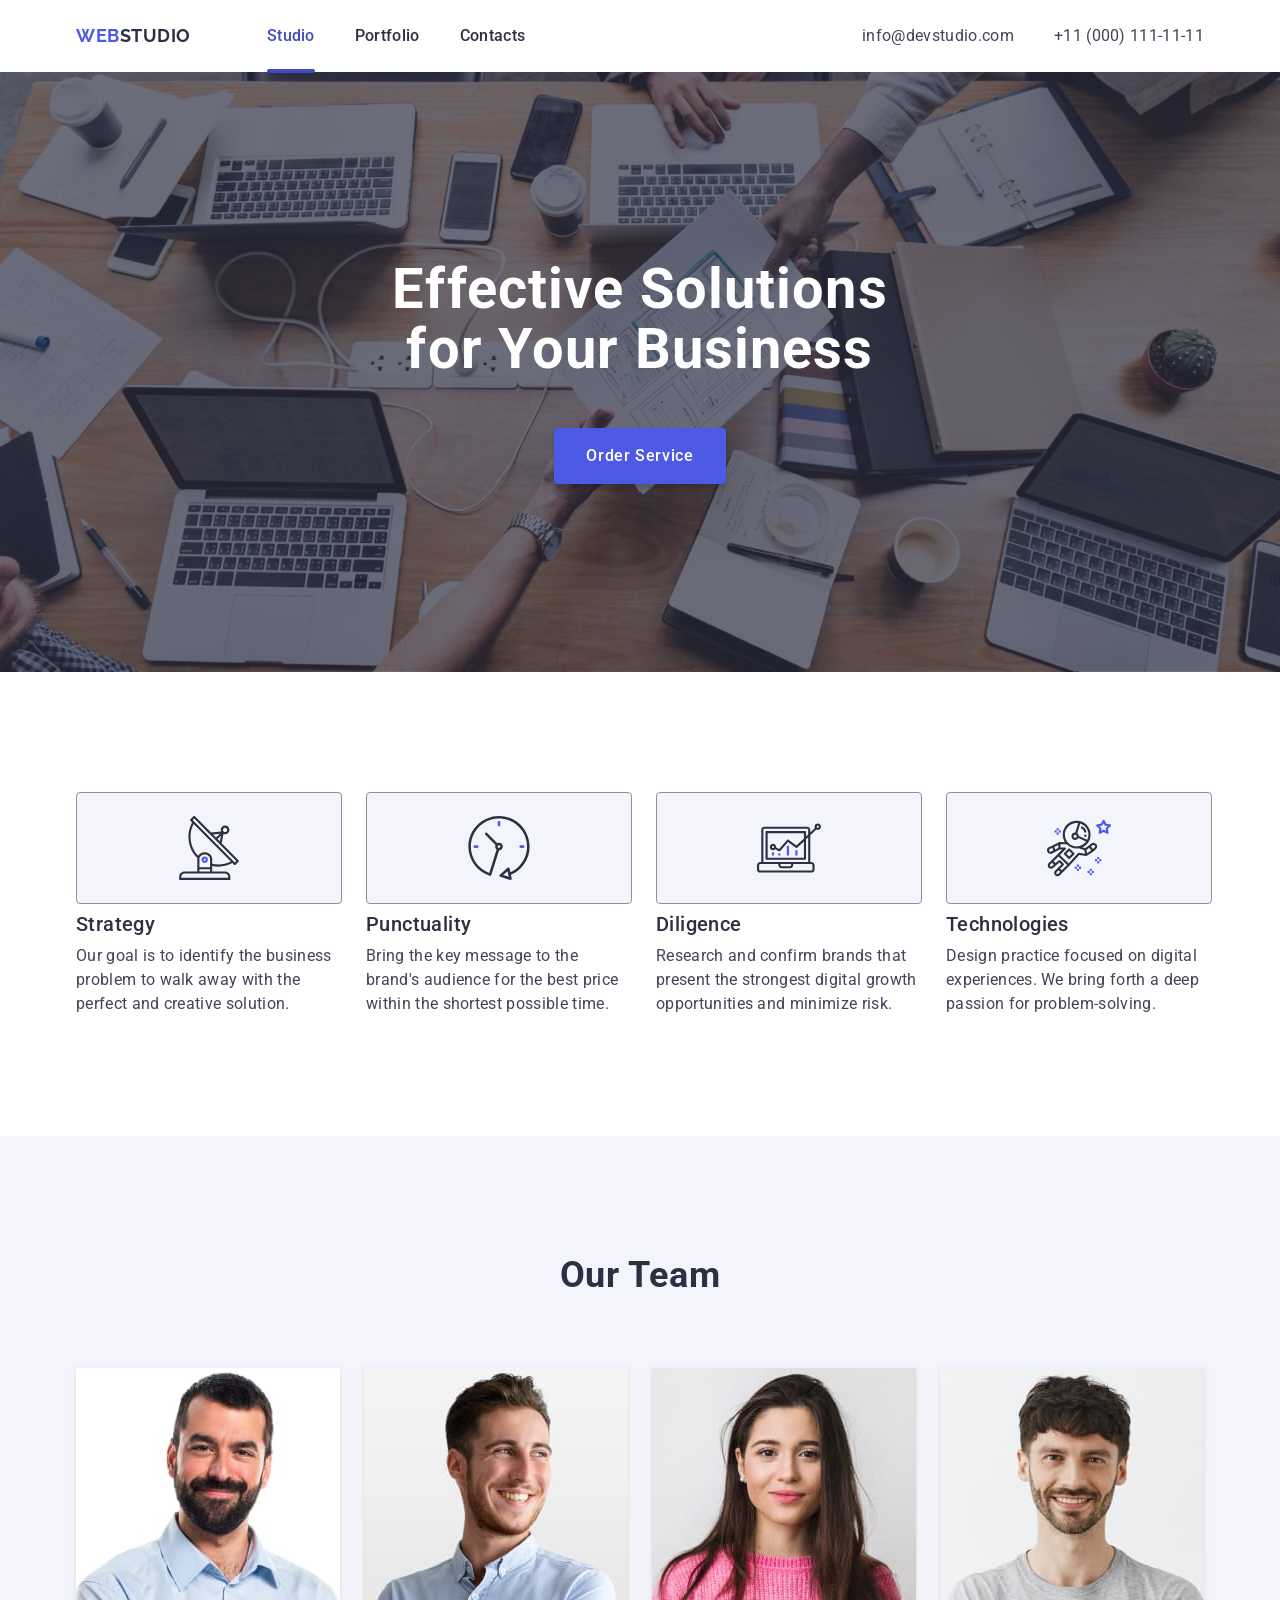
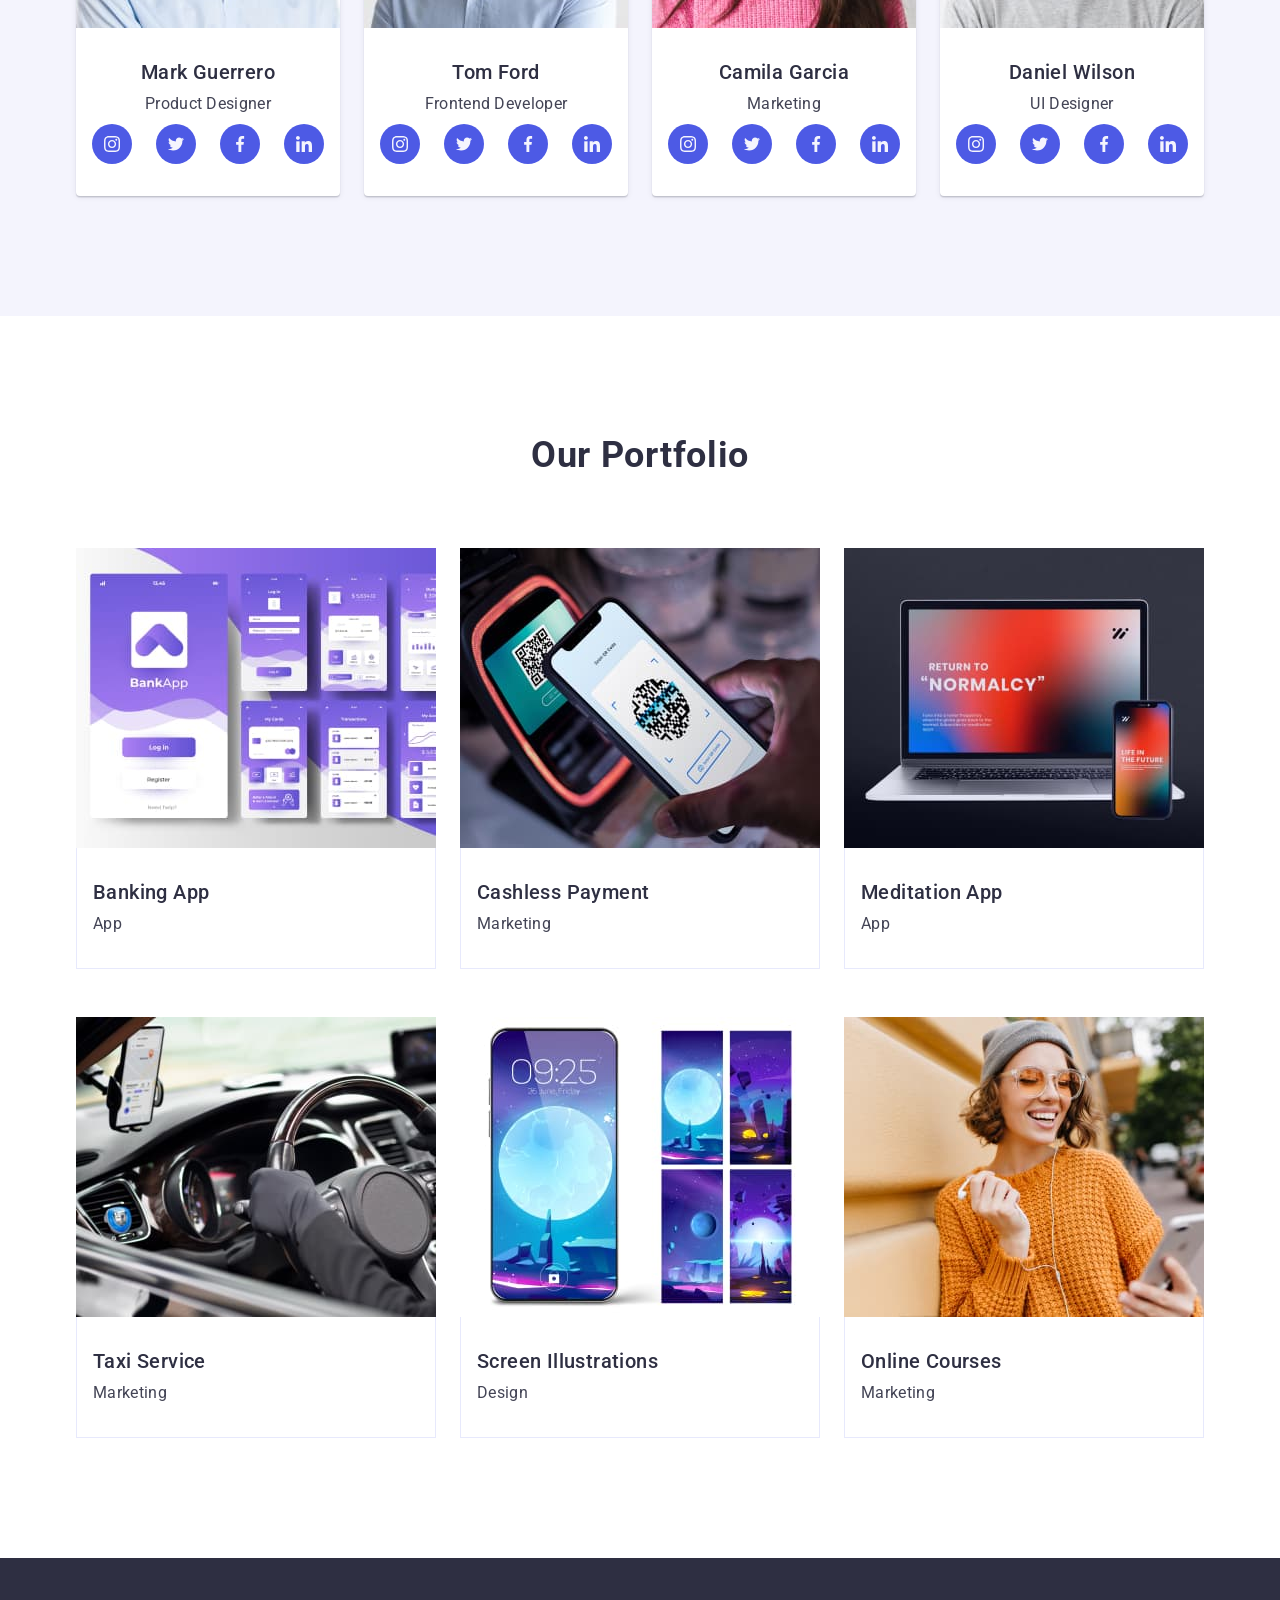
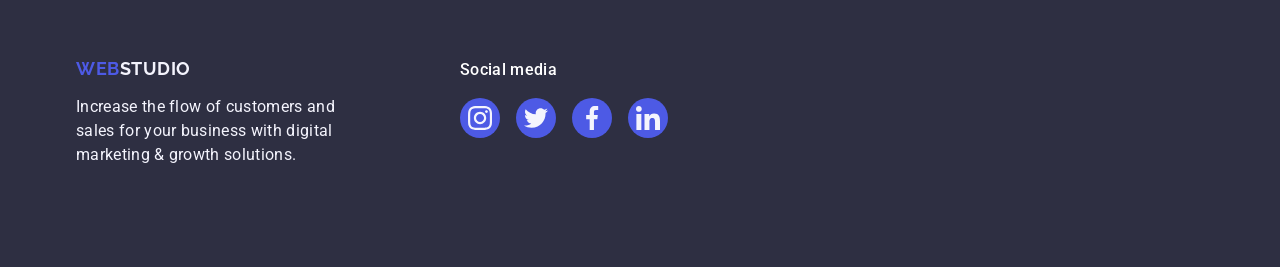
<file: index.html>
<!DOCTYPE html>
<html lang="en">
  <head>
    <meta charset="UTF-8" />
    <meta name="viewport" content="width=device-width, initial-scale=1.0" />
    <title>Websudio</title>
    <!--Fonts-->
    <link rel="preconnect" href="https://fonts.googleapis.com" />
    <link rel="preconnect" href="https://fonts.gstatic.com" crossorigin />
    <link
      href="https://fonts.googleapis.com/css2?family=Raleway:wght@700&family=Roboto:wght@400;500;700&display=swap"
      rel="stylesheet"
    />
    <!-- END Fonts-->
    <!--NORMILIZE-->
    <link
      rel="stylesheet"
      href="https://cdnjs.cloudflare.com/ajax/libs/modern-normalize/2.0.0/modern-normalize.min.css"
    />
    <!--END NORMILIZE-->
    <!--STYLES-->
    <link rel="stylesheet" href="./css/styles.css" />
    <!--END STYLES-->
  </head>

  <body>
    <!--HEADER START-->
    <header class="header">
      <div class="container header-inner">
          <nav class="header-nav">
            <a class="logo link" href="./index.html"
              >Web<span class="logo-accent">Studio</span></a
            >
            <ul class="header-nav-menu">
              <li class="nav-list">
                <a class="nav-link current" href="./index.html">Studio</a>
              </li>
              <li class="nav-list">
                <a class="nav-link" href="#">Portfolio</a>
              </li>
              <li class="nav-list"><a class="nav-link" href="#">Contacts</a></li>
            </ul>
          </nav>

              <ul class="header-contacts contacts-list">
                <li class="contacts-item">
                  <a class="contacts-link" href="mailto:info@devstudio.com">info@devstudio.com</a>
                </li>
                <li class="contacts-item">
                  <a class="contacts-link" href="tel:+110001111111">+11 (000) 111-11-11</a>
                </li>
              </ul>
      </div>
    </header>
    <!--HEADER END-->
    <!--HERO 1 START-->
    <main>
      <section class="hero-section">
        <div class="container">
          <h1 class="hero-title">Effective Solutions for Your Business</h1>
          <button type="button" class="button-hero">Order Service</button>
        </div>
      </section>
      <!--HERO 1 END-->

      <!--BENEFITS 2 START-->
      <section class="benefits-section section">
        <div class="container benefits-inner">
            <h2 class="benefits-title visually-hidden">Our benefits</h2>
            <ul class="benefits-list">

              <li class="benefits-item">
                <div class="benefits-link"><svg class="benefits-icon" width="64" height="64"><use href="./images/icons.svg#icon-antenna"></use></svg></div>
                <h3 class="benefits-subtitle">Strategy</h3>
                <p class="benefits-text">
                  Our goal is to identify the business problem to walk away with
                  the perfect and creative solution.
                </p>
               
              </li>
              <li class="benefits-item">
                <div class="benefits-link"><svg class="benefits-icon" width="64" height="64"><use href="./images/icons.svg#icon-clock"></use></svg></div>
                <h3 class="benefits-subtitle">Punctuality</h3>
                <p class="benefits-text">
                  Bring the key message to the brand's audience for the best
                  price within the shortest possible time.
                </p>
              </li>
              <li class="benefits-item">
                <div class="benefits-link"><svg class="benefits-icon" width="64" height="64"><use href="./images/icons.svg#icon-diagram"></use></svg></div>
                <h3 class="benefits-subtitle">Diligence</h3>
                <p class="benefits-text">
                  Research and confirm brands that present the strongest digital
                  growth opportunities and minimize risk.
                </p>
              </li>
              <li class="benefits-item">
                <div class="benefits-link"><svg class="benefits-icon" width="64" height="64"><use href="./images/icons.svg#icon-astronaut"></use></svg></div>
                <h3 class="benefits-subtitle">Technologies</h3>
                <p class="benefits-text">
                  Design practice focused on digital experiences. We bring forth
                  a deep passion for problem-solving.
                </p>
              </li>
            </ul>
        </div>
      </section>
      <!--BENEFITS 2 END-->

      <!--TEAM 3 START-->
      <section class="team-section section">
        <div class="container team-inner">
            <h2 class="team-title">Our Team</h2>
              <ul class="team-list">
                <li class="team-item team">
                  <img
                    src="./images/team/man-in-shirt.jpg"
                    alt="designer"
                    width="264"
                  />
                  <div class="team-box">
                    <h3 class="team-subtitle">Mark Guerrero</h3>
                      <p class="team-text">Product Designer</p>

                      <ul class="socials-list">
                        <li class="social-item">
                            <a class="socials-link" href="#" target="blank">
                              <svg class="team-icon" width="16" height="16"><use href="./images/icons.svg#icon-instagram"></use></svg>
                              </a>
                        </li>
                        <li class="social-item">
                          <a class="socials-link" href="#" target="blank">
                          <svg class="team-icon" width="16" height="16"><use href="./images/icons.svg#icon-twitter"></use></svg></a>
                        </li>

                          <li class="social-item">
                              <a class="socials-link" href="#" target="blank">
                                <svg class="team-icon" width="16" height="16"><use href="./images/icons.svg#icon-facebook"></use></svg></a>
                          </li>

                          <li class="social-item">
                        <a class="socials-link" href="#" target="blank">
                          <svg class="team-icon" width="16" height="16"><use href="./images/icons.svg#icon-linkedin"></use></svg>
                        </a>
                          </li>                   
                        </ul>
                  </div>
                </li>

                <li class="team-item team">
                  <img
                    src="./images/team/smiling-man.jpg"
                    alt="developer"
                    width="264"
                  />
                  <div class="team-box">
                    <h3 class="team-subtitle">Tom Ford</h3>
                      <p class="team-text">Frontend Developer</p>
                         <ul class="socials-list">
                             <li class="social-item">
                              <a class="socials-link" href="#" target="blank">
                                <svg class="team-icon" width="16" height="16"><use href="./images/icons.svg#icon-instagram"></use></svg></a>
                              </li>

                    
                             <li class="social-item">
                              <a class="socials-link" href="#" target="blank">
                                <svg class="team-icon" width="16" height="16"><use href="./images/icons.svg#icon-twitter"></use></svg></a>
                              </li>

                            <li class="social-item">
                      <a class="socials-link" href="#" target="blank">
                        <svg class="team-icon" width="16" height="16"><use href="./images/icons.svg#icon-facebook"></use></svg>
                      </a>
                            </li>

                              <li class="social-item">
                        <a class="socials-link" href="#" target="blank">
                          <svg class="team-icon" width="16" height="16"><use href="./images/icons.svg#icon-linkedin"></use></svg>
                        </a>
                              </li>                   
                           </ul>
                  </div>
              </li>

              <li class="team-item team">
                  <img
                    src="./images/team/woman.jpg"
                    alt="marketer"
                    width="264"
                  />
                  <div class="team-box">
                    <h3 class="team-subtitle">Camila Garcia</h3>
                    <p class="team-text">Marketing</p>
                      <ul class="socials-list">
                        <li class="social-item">
                          <a class="socials-link" href="#" target="blank">
                             <svg class="team-icon" width="16" height="16"><use href="./images/icons.svg#icon-instagram"></use></svg></a>
                        </li>   
                        
                         <li class="social-item">
                             <a class="socials-link" href="#" target="blank">
                          <svg class="team-icon" width="16" height="16"><use href="./images/icons.svg#icon-twitter"></use></svg></a>
                        </li>

                    <li class="social-item">
                     <a class="socials-link" href="#" target="blank">
                        <svg class="team-icon" width="16" height="16"><use href="./images/icons.svg#icon-facebook"></use></svg></a>
                    </li>

                    <li class="social-item">
                       <a class="socials-link" href="#" target="blank">
                          <svg class="team-icon" width="16" height="16"><use href="./images/icons.svg#icon-linkedin"></use></svg></a>
                    </li>                   
                     </ul>
                  </div>
              </li>

              <li class="team-item team">
                  <img
                    src="./images/team/man-in-t-shirt.jpg"
                    alt="designer"
                    width="264"
                  />
                  <div class="team-box">
                    <h3 class="team-subtitle">Daniel Wilson</h3>
                    <p class="team-text">UI Designer</p>
                      <ul class="socials-list">
                         <li class="social-item">
                      <a class="socials-link" href="#" target="blank">
                        <svg class="team-icon" width="16" height="16"><use href="./images/icons.svg#icon-instagram"></use></svg></a>
                          </li>
                         <li class="social-item">
                           <a class="socials-link" href="#" target="blank">
                              <svg class="team-icon" width="16" height="16"><use href="./images/icons.svg#icon-twitter"></use></svg></a>
                         </li>
                          <li class="social-item">
                           <a class="socials-link" href="#" target="blank">
                        <svg class="team-icon" width="16" height="16"><use href="./images/icons.svg#icon-facebook"></use></svg></a>
                          </li>
                          <li class="social-item">
                       <a class="socials-link" href="#" target="blank">
                          <svg class="team-icon" width="16" height="16"><use href="./images/icons.svg#icon-linkedin"></use></svg></a>
                         </li> 
                      </ul>
                  </div>
              </li>
            </ul>
        </div>
      </section>
      <!--TEAM 3 END-->

      <!--PORTFOLIO 4 START-->
      <section class="portfolio-section section">
        <div class="container inner">
            <h2 class="portfolio-title">Our Portfolio</h2>
            <ul class="portfolio-list">
              <li class="portfolio-item">
                <div class="portfolio">
                  <img
                    src="./images/portfolio/banking-app.jpg"
                    alt="banking-app"
                    width="360"
                  />
                    <p class="overlay overlay-text">14 Stylish and User-Friendly App Design Concepts · Task Manager App · Calorie Tracker App · Exotic Fruit Ecommerce App · Cloud Storage App</p>
                </div>

                  <div class="portfolio-card">
                    <h3 class="portfolio-subtitle">Banking App</h3>
                    <p class="portfolio-text">App</p>
                  </div>
              </li>

              <li class="portfolio-item">
                <div class="portfolio">
                  <img
                    src="./images/portfolio/cashless-payment.jpg"
                    alt="cashless-payment"
                    width="360"
                  />
                    <p class="overlay overlay-text">14 Stylish and User-Friendly App Design Concepts · Task Manager App · Calorie Tracker App · Exotic Fruit Ecommerce App · Cloud Storage App</p>
                </div>

                  <div class="portfolio-card">
                    <h3 class="portfolio-subtitle">Cashless Payment</h3>
                    <p class="portfolio-text">Marketing</p>
                  </div>
              </li>

              <li class="portfolio-item">
                <div class="portfolio">
                  <img
                    src="./images/portfolio/gadgets.jpg"
                    alt="gadgets"
                    width="360"
                  />
                    <p class="overlay overlay-text">14 Stylish and User-Friendly App Design Concepts · Task Manager App · Calorie Tracker App · Exotic Fruit Ecommerce App · Cloud Storage App</p>
                </div>

                  <div class="portfolio-card">
                    <h3 class="portfolio-subtitle">Meditation App</h3>
                    <p class="portfolio-text">App</p>

                  </div>
              </li>

              <li class="portfolio-item">
                <div class="portfolio">
                  <img 
                  src="./images/portfolio/car.jpg" 
                  alt="car" 
                  width="360" 
                  />
                    <p class="overlay overlay-text">14 Stylish and User-Friendly App Design Concepts · Task Manager App · Calorie Tracker App · Exotic Fruit Ecommerce App · Cloud Storage App</p>         
                </div>

                  <div class="portfolio-card">
                    <h3 class="portfolio-subtitle">Taxi Service</h3>
                    <p class="portfolio-text">Marketing</p>
                  </div>
              </li>

              <li class="portfolio-item">
                <div class="portfolio">
                  <img
                    src="./images/portfolio/smartphone.jpg"
                    alt="smartphone"
                    width="360"
                  />
                    <p class="overlay overlay-text">14 Stylish and User-Friendly App Design Concepts · Task Manager App · Calorie Tracker App · Exotic Fruit Ecommerce App · Cloud Storage App</p>                
                </div>

                    <div class="portfolio-card">
                    <h3 class="portfolio-subtitle">Screen Illustrations</h3>
                    <p class="portfolio-text">Design</p>
                  </div>
              </li>

              <li class="portfolio-item">
                <div class="portfolio">
                  <img
                    src="./images/portfolio/girl.jpg"
                    alt="girl"
                    width="360"
                  />
                    <p class="overlay overlay-text">14 Stylish and User-Friendly App Design Concepts · Task Manager App · Calorie Tracker App · Exotic Fruit Ecommerce App · Cloud Storage App</p>                    
                </div>

                    <div class="portfolio-card">
                    <h3 class="portfolio-subtitle">Online Courses</h3>
                    <p class="portfolio-text">Marketing</p>
                  </div>
              </li>
            </ul>
        </div>
      </section>
    </main>

    <footer class="footer">
      <div class="container inner-footer">
          <div class="footer-box">
            <a class="logo link logo-footer" href="./index.html"
             >Web<span class="logo-accent-footer">Studio</span></a>
             <p class="footer-text">
               Increase the flow of customers and sales for your business with
                digital marketing & growth solutions.
                </p>
           </div>
        
               
            <div class="footer-team-socials">
                <p class="footer-title">Social media</p>
                  <ul class="footer-socials-list">
                      <li class="footer-social-item">
                        <a class="footer-socials-link" href="#" target="blank">
                        <svg class="footer-icon" width="24" height="24"><use href="./images/icons.svg#icon-instagram"></use></svg>
                        </a>
                     </li>

                    
                      <li class="footer-social-item">
                        <a class="footer-socials-link" href="#" target="blank">
                         <svg class="footer-icon" width="24" height="24"><use href="./images/icons.svg#icon-twitter"></use></svg>
                        </a>
                      </li>

                      <li class="footer-social-item">
                        <a class="footer-socials-link" href="#" target="blank">
                          <svg class="footer-icon" width="24" height="24"><use href="./images/icons.svg#icon-facebook"></use></svg>
                       </a>
                      </li>

                      <li class="footer-social-item">
                        <a class="footer-socials-link" href="#" target="blank">
                          <svg class="footer-icon" width="24" height="24"><use href="./images/icons.svg#icon-linkedin"></use></svg>
                        </a>
                      </li>                   
                    </ul>
            </div>

      </div>

    </footer>
  </body>
</html>
</file>
<file: css/styles.css>
:root {
  --color-brand:#4D5AE5;
  --color-brand-second:#ffffff;
  --color-background-second:#F4F4FD;
  --color-pressed:#404BBF;  
  --color-title:#2E2F42;
  --color-text:#434455;
  --color-modal:#2E2F42;
  --color-modal-bgc:#FCFCFC;
  --color-border:#E7E9FC;
  --color-border-ben:#8E8F99;
  --color-footer-h:#31D0AA;
  
}
/*____________BODY___________________*/
 body {
    color: var(--color-text);
    font-family:'Roboto', sans-serif; 
    background-color: var(--color-brand-second);
    font-size: 16px; 
    font-weight: 500;

}

h1,h2,h3,h4,h5,h6,p {
    margin: 0;}

a {
    text-decoration: none ;
}

ul, ol {
    list-style-type: none;
	margin: 0;
	padding: 0;
}

img {
	display: block;
	max-width: 100%;
}

.container { 
max-width: 1158px;
padding:0 15px ;
margin: 0 auto;
} 
.section {
    padding: 120px 0;
    max-width:1440px; /*?*/
    margin: 0 auto; /*?*/

}

.visually-hidden {
  position: absolute;
  width: 1px;
  height: 1px;
  margin: -1px;
  border: 0;
  padding: 0;
  
  white-space: nowrap;
  clip-path: inset(100%);
  clip: rect(0 0 0 0);
  overflow: hidden;
}
/*HEADER*/
.header{
    max-width:1440px; /*?*/
    margin: 0 auto;
    box-shadow: 0px 2px 1px rgba(46, 47, 66, 0.08), 0px 1px 1px rgba(46, 47, 66, 0.16), 0px 1px 6px rgba(46, 47, 66, 0.08);
}
.header-inner {
    display: flex;
    align-items: center; 
}

.header-nav{
    display: flex;
    align-items: center;
    }

.logo {
    display: flex;
    align-items: center;
    color:var(--color-brand);
    font-family: 'Raleway' , sans-serif;
    font-size: 18px;
    font-weight: 700;
    line-height: 1.17;  
    letter-spacing: 0.03em;
    text-transform: uppercase;

}
.logo-accent{
    color:var(--color-title);
}

.header-nav-menu {
    display: flex;
    gap:40px;
    margin-left: 76px;

}
.nav-link{
    display: inline-block;
    position: relative;
    color:var(--color-title);
    line-height: 1.5; 
    letter-spacing: 0.02em;
    padding: 24px 0;
    transition: color 250ms cubic-bezier(0.4, 0, 0.2, 1);
}
.nav-link:hover, .nav-link:focus{
    color:var(--color-pressed);
}
.current {
    color:var(--color-pressed);
}
.nav-link.current::after{
    color:var(--color-pressed);
    content: "";
    width:100%;
    position: absolute;
    left: 0;
    bottom: -1px;
    height: 4px;
    border-radius: 2px;
    background-color:var(--color-pressed);

}
.header-contacts{
    display: flex;
    gap: 40px;
    margin-left: auto;
}

.contacts{
    font-style: normal;
}
.contacts-list{
    display: flex;
    gap:40px;  

}
.contacts-link{
    display: inline-block;
    padding: 24px 0; 
    color: var(--color-text);
    font-style: normal;
    font-weight: 400;
    line-height: 1.5; 
    letter-spacing: 0.02em;
    transition: color 250ms cubic-bezier(0.4, 0, 0.2, 1);

}
.contacts-link:hover{
    color:var(--color-pressed);
}
.contacts-link:focus{
    color:var(--color-pressed);
}

.contacts-item a{
   
  
}
.contacts-item {

}
/* .contacts-item a:hover, .contacts-item a:focus{
    color:var(--color-pressed);
} */



/* HERO SECTION START 1*/

.hero-section {
    text-align: center;
    padding:188px 0 ;
    background-image: linear-gradient(rgba(46, 47, 66, 0.7), rgba(46, 47, 66, 0.7)), url(../images/hero/hero-bg.jpg);
    background-repeat: no-repeat;
    background-position: center;
    background-size: cover;
    max-width:1440px;
    margin: 0 auto;
    background-color:var(--color-title);
} 

.hero-container{

}

.hero-title {
    color:var(--color-brand-second);
    font-size: 56px;
    text-align: center; 
    font-weight: 700;
    line-height: 1.07; 
    letter-spacing: 0.02em; 
    max-width: 496px;
    margin:0 auto;
    margin-bottom: 48px;
    
    
}
.button-hero {
    display:inline-block;
    font-family: inherit;
    color:var(--color-brand-second);
    background-color:var(--color-brand);
    line-height: 1.5; 
    letter-spacing: 0.04em;
    font-weight: inherit;
    cursor: pointer;
    border-radius: 4px;
    box-shadow: 0px 4px 4px 0px rgba(0, 0, 0, 0.15);
    padding: 16px 32px;
    text-align: center;
    margin: 0 auto;
    border:0;
    transition-property: background-color;
    transition-duration: 250ms;
    transition-timing-function: cubic-bezier(0.4, 0, 0.2, 1);
    
}

.button-hero:hover,.button-hero:focus {
    background-color:var(--color-pressed);
}
/* HERO SECTION END 1*/
/* BENEFITS SECTION START 2*/

.benefits-section{
    padding: 120px 0;

}

.benefits-inner{
  
}
.benefits-list{
    display: flex;
    flex-direction: row;
    align-items: flex-start;
    gap: 24px;
}
.benefits-item{


}
.benefits-link{
    background-color: var(--color-background-second);
    display: flex;
    align-items: center;
    justify-content: center;
    padding: 24px 100px;
    border-radius: 4px;
    border: 1px solid var(--color-border-ben);
    margin-bottom: 8px;
        height: 112px;
}

.benefits-icon {
 
}

.benefits-icon:hover {
    
}


.benefits-title{font-weight: inherit;}

.benefits-subtitle {
    color: var(--color-title);
    font-weight: inherit;
    font-size: 20px;
    line-height: 1.2; 
    letter-spacing: 0.02em;
    margin-bottom: 8px;
}
.benefits-text {
    color: var(--color-text);
    line-height: 1.5;  
    letter-spacing: 0.02em;
    font-weight: 400;
}
/* BENEFIT SECTION END 2*/
/*TEAM SECTION START 3*/
.team-section{
    background-color:var(--color-background-second);
}
.team-title {
    color: var(--color-title);
    text-align: center;
    font-size: 36px;
    font-weight: 700;
    line-height: 1.11;
    letter-spacing:0.02em;
    text-transform:capitalize;
    margin-bottom: 72px;
}

.team-item .team-list {
    background-color: var(--color-brand-second);
}
.team-subtitle {
    color: var(--color-title);
    font-weight: inherit;
    text-align: center;
    font-size: 20px;
    line-height: 1.2;
    letter-spacing: 0.02em;
    margin-bottom: 8px;
}
.team-list{
    display: flex;
    flex-direction: row;
    align-items: flex-start;
    gap: 24px;
}
.team-item{
    flex-basis: calc((100%-72px)/4);
}

.socials-list:hover{

}


.team{ 
    background-color: var(--color-brand-second); 
    border-radius: 0px 0px 4px 4px; 
    box-shadow: 0px 2px 1px 0px rgba(46, 47, 66, 0.08), 0px 1px 1px 0px rgba(46, 47, 66, 0.16), 0px 1px 6px 0px rgba(46, 47, 66, 0.08); 
} 

.team-box{ 
     padding: 32px 0;
    /* padding:32px 16px;  */
} 



.team-text {
color: var(--color-text);
text-align: center;
font-weight: 400;
line-height: 1.5; 
letter-spacing: 0.02em;
margin-bottom: 8px;

}

.socials-list { 
    display: flex; 
    max-width: 264px;
    gap:24px; 
    justify-content: center;   
    } 
.social-item {
    /* background-color: var(--color-brand);     
    border-radius: 50%; */

}

.team-icon{
    fill:var(--color-background-second);   
    
}
.socials-link{
    display: flex;
    align-items: center; 
    align-self: center;
    justify-content: center;
    width: 40px;
    height: 40px;
    background-color:var(--color-brand);
    border-radius: 50%;
    transition-property: background-color;
    transition-duration: 250ms;
    transition-timing-function: cubic-bezier(0.4, 0, 0.2, 1);  
    cursor: pointer;
} 

.socials-link:hover{
    background-color:var(--color-pressed);
}
.socials-link:focus{ 
    background-color:var(--color-pressed); }



/*TEAM SECTION 3 END*/

/*PORTFOLIO START 4*/
.portfolio{
    overflow: hidden;
    position: relative;
}
.portfolio-title {
    color: var(--color-modal);
    text-align: center;
    font-size: 36px;
    font-weight: 700;
    line-height: 1.11;
    letter-spacing: 0.02em;
    text-transform: capitalize;
    margin-bottom: 72px;
    
}
.portfolio-item{
    transition-property: box-shadow;
    transition-duration: 250ms;
    transition-timing-function:cubic-bezier(0.4, 0, 0.2, 1);
}
.portfolio-item:hover{
    box-shadow: 0px 2px 1px 0px rgba(46, 47, 66, 0.08), 0px 1px 1px 0px rgba(46, 47, 66, 0.16), 0px 1px 6px 0px rgba(46, 47, 66, 0.08);


    
}
.portfolio-list{
   
    display: flex;
    flex-wrap: wrap;
    column-gap:24px;
    row-gap:48px ;  
}

.portfolio-card{
   
   border-right: 1px solid var(--color-border);
   border-bottom:1px solid var(--color-border) ;
   border-left: 1px solid var(--color-border);
   padding:32px  16px ;

}

.portfolio-item{
    max-width:calc((100%-48px)/3);
    position:relative;
    overflow:hidden;
    
}
.overlay-text {
    position:absolute;
    padding: 40px 32px;  /* 164px */
    background-color: var(--color-brand);
    color: var(--color-background-second);
    font-family: inherit;
    font-size: inherit;
    font-weight: 400;
    line-height: 1.5; 
    letter-spacing: 0.02em;
    top:0;
    left:0;
    width:100%;
    height:100%;
    transform:translateY(100%);
    transition:transform 250ms cubic-bezier(0.4, 0, 0.2, 1);
}

.portfolio-item:hover .overlay-text{
    transform: translateY(0%);
    /* transform:translateY(0); */
}



.portfolio-subtitle {
    color: var(--color-modal);
    font-weight: inherit;
    font-size: 20px;
    line-height: 1.2; 
    letter-spacing: 0.02em;
    margin-bottom: 8px;
    align-items: flex-start;
    
}
.portfolio-text {
    color:var(--color-text);
    align-items: flex-start;
    font-weight: 400;
    line-height: 1.5; 
    letter-spacing: 0.02em;

   
}




    /*FOOTER*/

.footer{
  
    background-color:var(--color-modal) ;
    padding:100px 0;
}
/* .inner-footer{display:inline-block}; */

.inner-footer{
    display: flex;
    flex-direction: row;
    justify-content: flex-start;
    align-items: baseline;

}
.footer-box{
    display: flex;
    flex-direction: column;
    margin-right: 120px;
   
}
.footer-text{
    color: var(--color-background-second);
    font-weight: 400;
    line-height: 1.5; 
    letter-spacing: 0.02em;
    max-width: 264px;
}
.logo-accent-footer {
    color:var(--color-background-second);
}

.logo-footer{
    margin-bottom: 16px;
}
.footer-title{
    color:var(--color-brand-second);
    font-family: Roboto;
    font-size: 16px;
    font-style: normal;
    font-weight: 500;
    line-height: 1.5; 
    letter-spacing: 0.02em;
    margin-bottom: 16px;
}

.footer-team-socials {

}
.footer-socials-list {
    display: flex;

    gap: 16px;
}
.footer-social-item {
    /* display: flex; */
    /* align-items: center;
    justify-content: center;  */
    width: 40px;
    height: 40px;
    /* background-color: var(--color-brand);   */
    border-radius: 50%; 
    
}

.footer-socials-link{

    border-radius: 50%;
    width: 100%;
    height:100%;
    display: flex;
    align-items: center;
    justify-content: center; 
    background-color: var(--color-brand);  
    fill: var(--color-background-second);
    transition:background-color 250ms cubic-bezier(0.4, 0, 0.2, 1);

}

.footer-socials-item:hover{ 
   
}
.footer-icon{
  
}
.footer-socials-link:hover{
    background-color:var(--color-footer-h);
}
.footer-socials-link:focus{ 
    background-color:var(--color-footer-h);             
}
</file>
